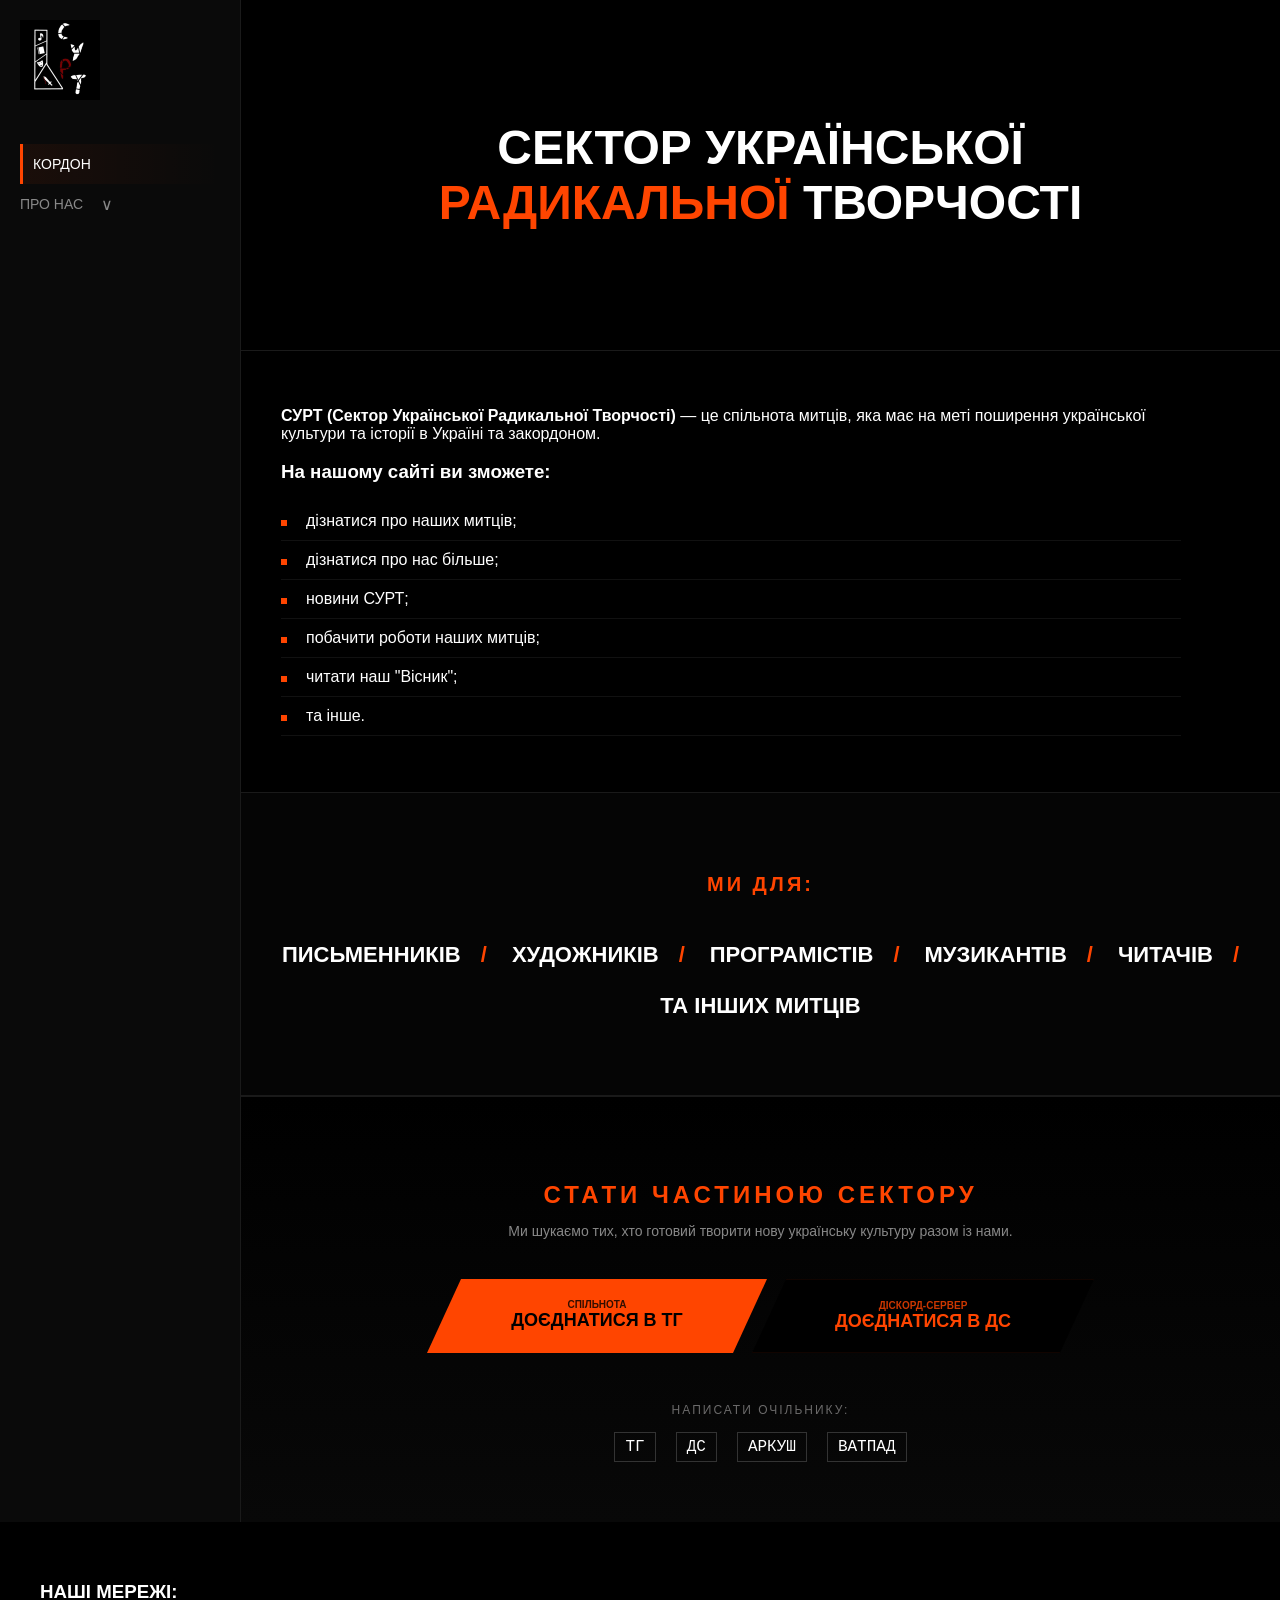
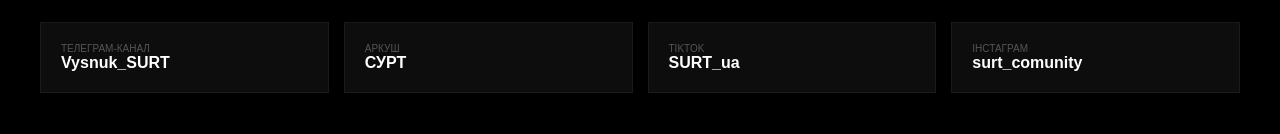
<file: index.html>
<!DOCTYPE html>
<html lang="uk">
<head>
    <meta charset="UTF-8">
    <meta name="viewport" content="width=device-width, initial-scale=1.0">
    <title>СУРТ — Сектор Української Радикальної Творчості</title>
    <link rel="stylesheet" href="style.css">
<link rel="stylesheet" href="home.css">
<title>СУРТ — Сектор Української Радинальної Творчості</title>
<meta name="google-site-verification" content="CAyBt4zKbpXc2nvrkdW65Y15gcVVpModBNoilt5vsHM" />
</head>
<body>

<div class="app-container">
    <aside class="sidebar">
        <div class="sidebar-logo-container"> 
            <img src="logo.jpg" alt="СУРТ" class="sidebar-logo">
        </div>
        <nav>
    <a href="index.html" class="nav-item active">КОРДОН</a> 

    <div class="dropdown" id="about-dropdown">
    <div class="nav-item-wrapper">
        <a href="about.html" class="nav-item">ПРО НАС</a>
        <span class="dropdown-toggle-arrow">∨</span>
    </div>
    
    <div class="dropdown-content">
        <a href="statut.html" class="sub-item">СТАТУТИ</a>
        <a href="activity.html" class="sub-item">ПОДІЇ</a>
    </div>
</div>
    
</nav>
    </aside>

    <main class="main-content">
        <section class="banner">
            <h1 class="handwritten">
                СЕКТОР УКРАЇНСЬКОЇ<br>
                <span class="red">РАДИКАЛЬНОЇ</span> ТВОРЧОСТІ
            </h1>
        </section>

        <section class="description">
            <p><strong>СУРТ (Сектор Української Радикальної Творчості)</strong> — це спільнота митців, яка має на меті поширення української культури та історії в Україні та закордоном.</p>
            
            <h3>На нашому сайті ви зможете:</h3>
            <ul class="features-list">
                <li>дізнатися про наших митців;</li>
                <li>дізнатися про нас більше;</li>
                <li>новини СУРТ;</li>
                <li>побачити роботи наших митців;</li>
                <li>читати наш "Вісник";</li>
                <li>та інше.</li>
            </ul>
        </section>

        <section class="we-are-for">
            <h3>МИ ДЛЯ:</h3>
            <ul class="we-for-list">
                <li>ПИСЬМЕННИКІВ</li>
                <li>ХУДОЖНИКІВ</li>
                <li>ПРОГРАМІСТІВ</li>
                <li>МУЗИКАНТІВ</li>
                <li>ЧИТАЧІВ</li>
                <li>ТА ІНШИХ МИТЦІВ</li>
            </ul>
        </section>

<section class="join-section">
    <h3 class="join-title">СТАТИ ЧАСТИНОЮ СЕКТОРУ</h3>
    <p class="join-text">Ми шукаємо тих, хто готовий творити нову українську культуру разом із нами.</p>
    
    <div class="join-options-container">
        <a href="https://t.me/SURTua" class="flag-btn tg-side" target="_blank">
            <span class="btn-info">СПІЛЬНОТА</span>
            <span class="btn-main">ДОЄДНАТИСЯ В ТГ</span>
        </a>

        <a href="https://discord.gg/DEYCphnSz" class="flag-btn ds-side" target="_blank">
            <span class="btn-info">ДІСКОРД-СЕРВЕР</span>
            <span class="btn-main">ДОЄДНАТИСЯ В ДС</span>
        </a>
    </div>

        <div class="contact-leader">
            <span class="contact-label">НАПИСАТИ ОЧІЛЬНИКУ:</span>
            <div class="contact-links">
                <a href="https://t.me/ShadowClan_LRW" target="_blank" title="ПОСИЛАННЯ НА ТЕЛЕГРАМ">TГ</a>
                <a href="https://discordapp.com/users/1506724782027313235" target="_blank" title="ПОСИЛАННЯ НА ДІСКОРД">ДС</a>
                <a href="https://arkush.net/user/14381" target="_blank" title="ПОСИЛАННЯ НА АРКУШ">AРКУШ</a>
                <a href="https://www.wattpad.com/user/ShadowClan_LRW" target="_blank" title="ПОСИЛАННЯ НА ВАТПАД">ВАТПАД</a>
            </div>
        </div>
    </div>
</section>

        <footer class="social-links">
            <h3>НАШІ МЕРЕЖІ:</h3>
            <div class="links-grid">
                <a href="https://t.me/Visnuk_SURT" target="_blank" class="cyber-button">
                    <span class="btn-label">ТЕЛЕГРАМ-КАНАЛ</span>
                    <span class="btn-title">Vysnuk_SURT</span>
                </a>
                <a href="https://arkush.net/user/19163" target="_blank" class="cyber-button">
                    <span class="btn-label">АРКУШ</span>
                    <span class="btn-title">СУРТ</span>
                </a>
                <a href="https://www.tiktok.com/@surt_ua" target="_blank" class="cyber-button">
                    <span class="btn-label">TIKTOK</span>
                    <span class="btn-title">SURT_ua</span>
                </a>
                <a href="https://www.instagram.com/surt_comunity" target="_blank" class="cyber-button">
                    <span class="btn-label">ІНСТАГРАМ</span>
                    <span class="btn-title">surt_comunity</span>
                </a>
            </div>
        </footer>
    </main>
</div>

<script>
    document.addEventListener('DOMContentLoaded', function() {
        const dropdown = document.getElementById('surt-dropdown');
        const toggle = dropdown.querySelector('.dropdown-toggle');

        if (toggle) {
            toggle.addEventListener('click', function(e) {
                e.preventDefault();
                dropdown.classList.toggle('open');
            });
        }
    });
</script>

<script>

document.addEventListener('DOMContentLoaded', function() {
    // Шукаємо всі стрілочки для розкриття
    const arrows = document.querySelectorAll('.dropdown-toggle-arrow');

    arrows.forEach(arrow => {
        arrow.addEventListener('click', function(e) {
            // Знаходимо батьківський блок dropdown і перемикаємо клас open
            const dropdown = this.closest('.dropdown');
            dropdown.classList.toggle('open');
        });
    });
});

</script>

</body>
</html>
</file>
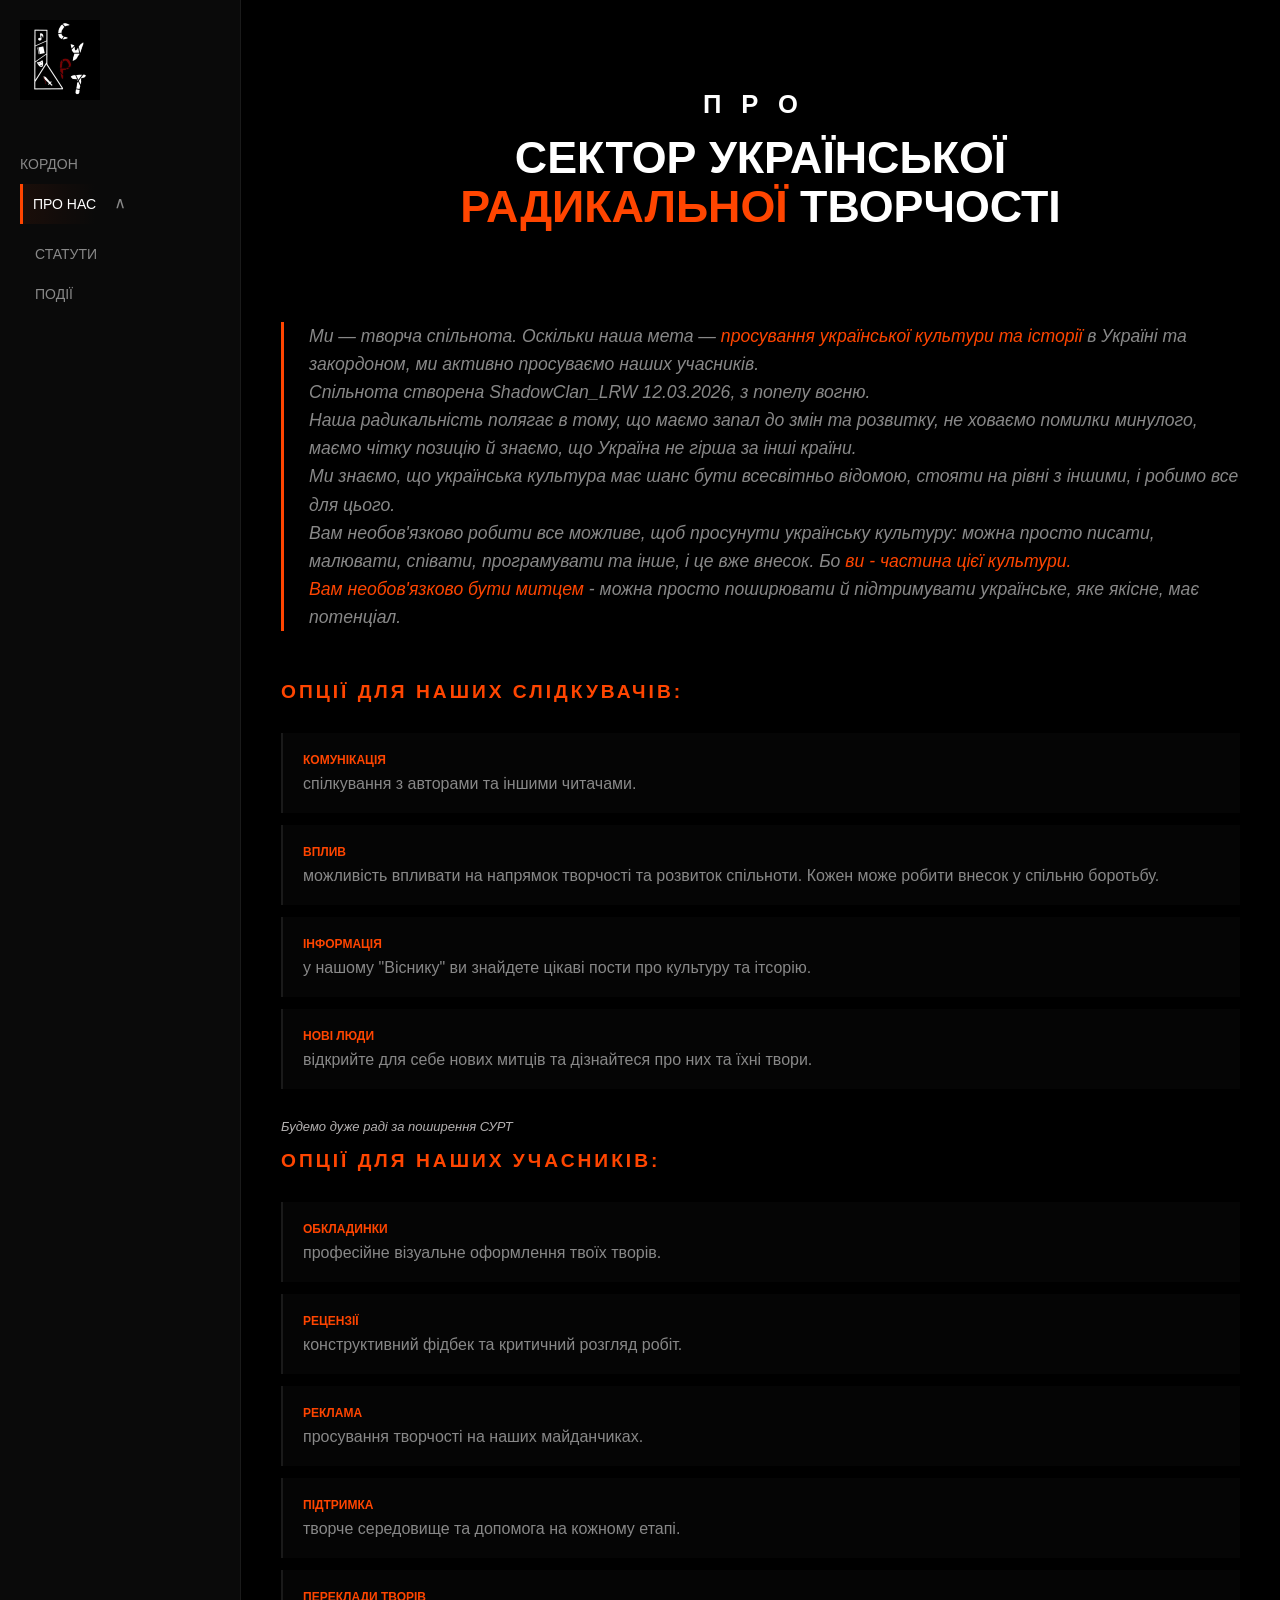
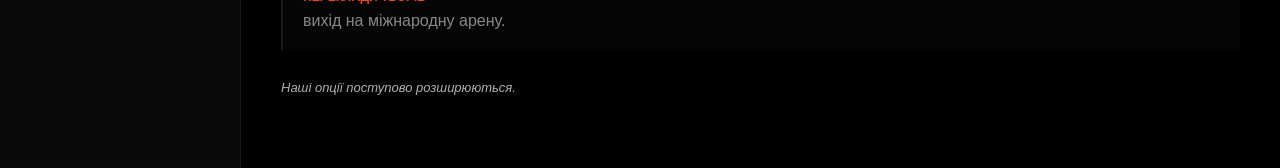
<file: about.html>
<!DOCTYPE html>
<html lang="uk">
<head>
    <meta charset="UTF-8">
    <meta name="viewport" content="width=device-width, initial-scale=1.0">
    <title>Про СУРТ</title>
    <link rel="stylesheet" href="style.css">
    <link rel="stylesheet" href="about.css">
</head>
<body>

<div class="app-container"> <aside class="sidebar"> <div class="sidebar-logo-container"> 
            <img src="logo.jpg" alt="СУРТ" class="sidebar-logo">
        </div>
        <nav>
    <a href="index.html" class="nav-item">КОРДОН</a> 
    <div class="dropdown" id="about-dropdown">
    <div class="nav-item-wrapper">
        <a href="about.html" class="nav-item active">ПРО НАС</a>
        <span class="dropdown-toggle-arrow">∨</span>
    </div>
    
    <div class="dropdown-content">
        <a href="statut.html" class="sub-item">СТАТУТИ</a>
        <a href="activity.html" class="sub-item">ПОДІЇ</a>
    </div>
</div>
</nav>
    </aside>

    <main class="main-content about-page"> <header class="about-header">
            <h1 class="main-title">
                <span class="prefix">ПРО</span>
                СЕКТОР УКРАЇНСЬКОЇ <br>
                <span class="red">РАДИКАЛЬНОЇ</span> ТВОРЧОСТІ
            </h1>
        </header>

        <div class="credo">
            <p>Ми — творча спільнота. Оскільки наша мета — <span class="red">просування української культури та історії</span> в Україні та закордоном, ми активно просуваємо наших учасників.
                <br>
                Спільнота створена ShadowClan_LRW 12.03.2026, з попелу вогню. 
                <br>
                Наша радикальність полягає в тому, що маємо запал до змін та розвитку, не ховаємо помилки минулого, маємо чітку позицію й знаємо, що Україна не гірша за інші країни. 
                <br>
                Ми знаємо, що українська культура має шанс бути всесвітньо відомою, стояти на рівні з іншими, і робимо все для цього. 
                    <br>
                Вам необов'язково робити все можливе, щоб просунути українську культуру: можна просто писати, малювати, співати, програмувати та інше, і це вже внесок. Бо <span class="red">ви - частина цієї культури.</span>
                <br>
                <span class="red">Вам необов'язково бути митцем</span> - можна просто поширювати й підтримувати українське, яке якісне, має потенціал.
            </p>
        </div>

        <section class="options-section">
            <h2 class="section-title">Опції для наших слідкувачів:</h2>
            <div class="services-stack">
                <div class="service-card">
                    <span class="label">Комунікація</span>
                    <p>спілкування з авторами та іншими читачами.</p>
                </div>
                <div class="service-card">
                    <span class="label">Вплив</span>
                    <p>можливість впливати на напрямок творчості та розвиток спільноти. Кожен може робити внесок у спільню боротьбу.</p>
                </div>
                <div class="service-card">
                    <span class="label">Інформація</span>
                    <p>у нашому "Віснику" ви знайдете цікаві пости про культуру та ітсорію.</p>
                </div>
                <div class="service-card">
                    <span class="label">Нові люди</span>
                    <p>відкрийте для себе нових митців та дізнайтеся про них та їхні твори.</p>
                </div>
            </div>
            <p class="thank">Будемо дуже раді за поширення СУРТ</p>
        </section>

        <section class="options-section">
            <h2 class="section-title">Опції для наших учасників:</h2>
            <div class="services-stack">
                <div class="service-card">
                    <span class="label">Обкладинки</span>
                    <p>професійне візуальне оформлення твоїх творів.</p>
                </div>
                <div class="service-card">
                    <span class="label">Рецензії</span>
                    <p>конструктивний фідбек та критичний розгляд робіт.</p>
                </div>
                <div class="service-card">
                    <span class="label">Реклама</span>
                    <p>просування творчості на наших майданчиках.</p>
                </div>
                <div class="service-card">
                    <span class="label">Підтримка</span>
                    <p>творче середовище та допомога на кожному етапі.</p>
                </div>
                <div class="service-card">
                    <span class="label">Переклади творів</span>
                    <p>вихід на міжнародну арену.</p>
                </div>
            </div>
            <p class="expand-info">Наші опції поступово розширюються.</p>
        </section>

    </main>
</div>

<script>
    document.addEventListener('DOMContentLoaded', function() {
        const dropdown = document.getElementById('surt-dropdown');
        const toggle = dropdown.querySelector('.dropdown-toggle');

        if (toggle) {
            toggle.addEventListener('click', function(e) {
                e.preventDefault();
                dropdown.classList.toggle('open');
            });
        }
    });

document.addEventListener('DOMContentLoaded', function() {
    // Шукаємо всі стрілочки для розкриття
    const arrows = document.querySelectorAll('.dropdown-toggle-arrow');

    arrows.forEach(arrow => {
        arrow.addEventListener('click', function(e) {
            // Знаходимо батьківський блок dropdown і перемикаємо клас open
            const dropdown = this.closest('.dropdown');
            dropdown.classList.toggle('open');
        });
    });
});

</script>

<script>
    document.addEventListener('DOMContentLoaded', function() {
        const path = window.location.pathname;

        // Якщо ми на сторінці ПРО НАС або дочірніх (statut.html, activity.html)
        if (path.includes('about.html') || path.includes('statut.html') || path.includes('activity.html')) {
            document.getElementById('about-dropdown').classList.add('open');
        }

        // Якщо ми на сторінці ОСОБОВОГО ВІДДІЛУ
        if (path.includes('writers.html')) { // Додайте сюди інші файли відділу
            document.getElementById('surt-dropdown').classList.add('open');
        }
    });
</script>

</body>
</html>
</file>
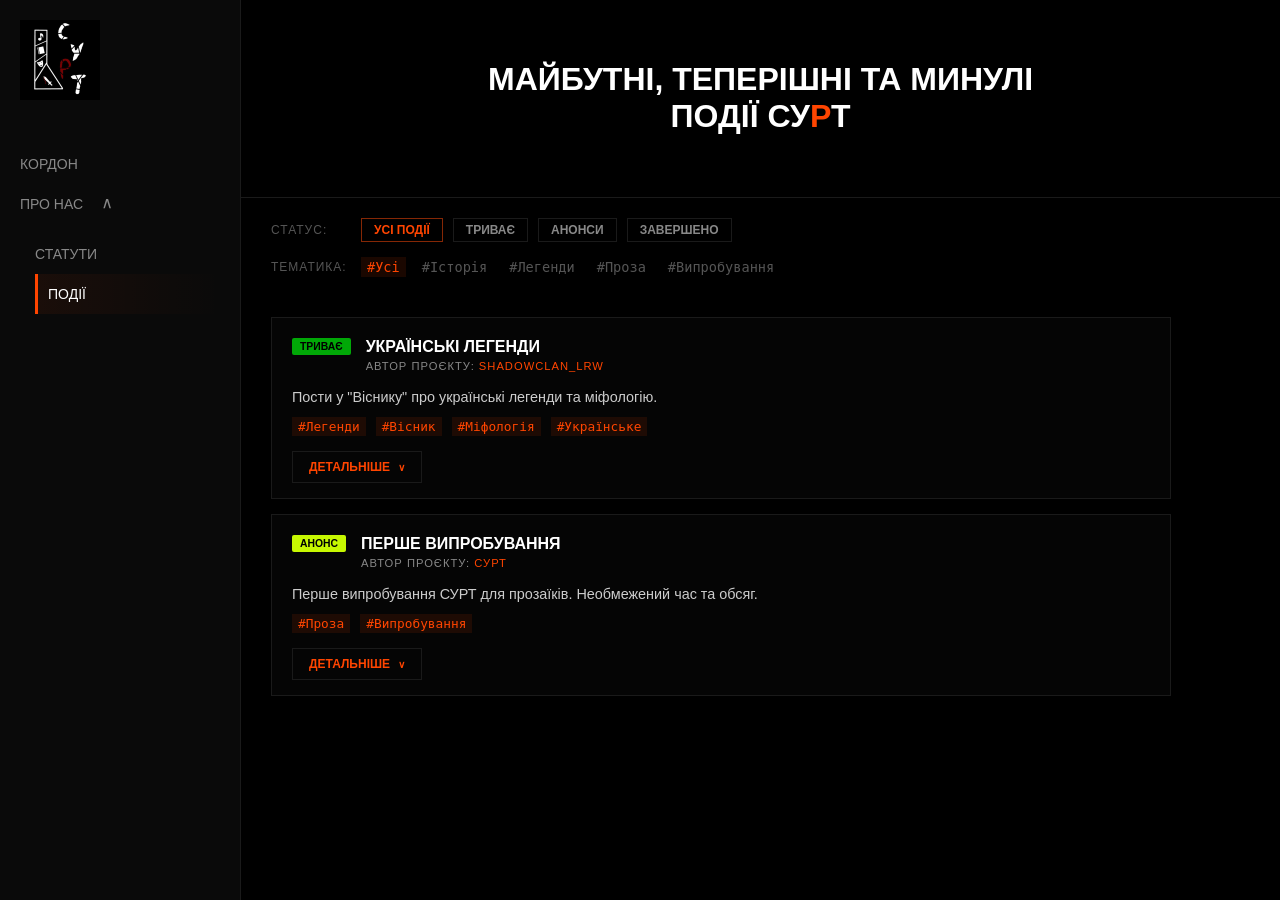
<file: activity.html>
<!DOCTYPE html>
<html lang="uk">
<head>
    <meta charset="UTF-8">
    <meta name="viewport" content="width=device-width, initial-scale=1.0">
    <title>Події СУРТ</title>
    <link rel="stylesheet" href="style.css">
    <link rel="stylesheet" href="activity.css">
</head>
<body>

<div class="app-container">
    <aside class="sidebar">
        <div class="sidebar-logo-container"> 
            <img src="logo.jpg" alt="СУРТ" class="sidebar-logo">
        </div>
        <nav>
            <a href="index.html" class="nav-item">КОРДОН</a> 
            
            <div class="dropdown open" id="about-dropdown">
                <div class="nav-item-wrapper">
                    <a href="about.html" class="nav-item">ПРО НАС</a>
                    <span class="dropdown-toggle-arrow">∨</span>
                </div>
                <div class="dropdown-content">
                    <a href="statut.html" class="sub-item">СТАТУТИ</a>
                    <a href="activity.html" class="sub-item active">ПОДІЇ</a>
                </div>
            </div>

        </nav>
    </aside>

    <main class="main-content">
        <header class="activity-page-header">
            <h1 class="main-title">МАЙБУТНІ, ТЕПЕРІШНІ ТА МИНУЛІ
                <br>
                ПОДІЇ СУ<span class="red">Р</span>Т
            </h1>
        </header>

        <div class="filter-panel">
            <div class="filter-row status-filters">
                <span class="filter-label">Статус:</span>
                <button class="filter-btn status-btn active" data-status-filter="all">Усі події</button>
                <button class="filter-btn status-btn" data-status-filter="active">Триває</button>
                <button class="filter-btn status-btn" data-status-filter="announcement">Анонси</button>
                <button class="filter-btn status-btn" data-status-filter="completed">Завершено</button>
            </div>
            
            <div class="filter-row tag-filters">
                <span class="filter-label">Тематика:</span>
                <button class="filter-tag-btn active" data-tag-filter="all">#Усі</button>
                <button class="filter-tag-btn" data-tag-filter="Історія">#Історія</button>
                <button class="filter-tag-btn" data-tag-filter="Легенди">#Легенди</button>
                <button class="filter-tag-btn" data-tag-filter="Проза">#Проза</button>
                <button class="filter-tag-btn" data-tag-filter="Випробування">#Випробування</button>
            </div>
        </div>

        <section class="activity-grid">
            
            <div class="activity-card status-active" data-status="active">
                <div class="activity-header">
                    <div class="header-left">
                        <span class="status-badge status-badge-now">ТРИВАЄ</span>
                        <div class="title-wrapper">
                            <h2 class="activity-title">Українські легенди</h2>
                            <span class="creator-name">Автор проєкту: <span class="red">ShadowClan_LRW</span></span>
                        </div>
                    </div>
                </div>
                <div class="activity-preview">
                    <p class="short-desc">Пости у "Віснику" про українські легенди та міфологію.</p>
                    <div class="activity-tags">
                        <span class="tag tag-item">#Легенди</span>
                        <span class="tag tag-item">#Вісник</span>
                        <span class="tag tag-item">#Міфологія</span>
                        <span class="tag tag-item">#Українське</span>
                    </div>
                    <button class="details-btn">ДЕТАЛЬНІШЕ <span class="btn-arrow">∨</span></button>
                </div>
                <div class="activity-content">
                    <div class="full-details">
                        <hr>
                        <p>
                            <span class="legends">ShadowClan_LRW знаходить різні українські легенди та розповідає про них у своїх постах у "Віснику".
                            <br>
                            Чи чули ви про Білу Пані? Чи про чернігівського дракулу?
                            <br>
                            Ні? Тоді завітайте до наших "Вісників" та дізнайтеся більше про українські легенди та міфологію!
                            <br>
                            Нагадуємо, що те, скільки ця рубрика буде активною, залежить від вашої активності. Тож не соромтеся коментувати, ділитися постами та ставити реакції. Також можете пропонувати власні легенди для наступного поста.
                            </span>
                        </p>
                    </div>
                </div>
            </div>

            <div class="activity-card status-announcement" data-status="announcement">
                <div class="activity-header">
                    <div class="header-left">
                        <span class="status-badge status-badge-anons">АНОНС</span>
                        <div class="title-wrapper">
                            <h2 class="activity-title">ПЕРШЕ ВИПРОБУВАННЯ</h2>
                            <span class="creator-name">Автор проєкту: <span class="red">СУРТ</span></span>
                        </div>
                    </div>
                </div>
                <div class="activity-preview">
                    <p class="short-desc">Перше випробування СУРТ для прозаїків. Необмежений час та обсяг.</p>
                    <div class="activity-tags">
                        <span class="tag tag-item">#Проза</span>
                        <span class="tag tag-item">#Випробування</span>
                    </div>
                    <button class="details-btn">ДЕТАЛЬНІШЕ <span class="btn-arrow">∨</span></button>
                </div>
                <div class="activity-content">
                    <div class="full-details">
                        <hr>
                        <div class="announcement-text">
                            <p>Коротенькі оповідання(і не лише).</p>
                            <p>Можно їх буде опубліковувати в себе, звісно. Оповідання будуть також опубліковані у невеличкому альманасі з вказанням авторства, посиланнями на вас. Але якщо ви бажаєте, щоб лише у вас був ваш твір — не проблема. Ми просто вставимо анотацію з посиланням на ваш твір. Але звісно це не дуже бажано, однак воля автора — закон)</p>
                            <p>Незабаром буде опубліковане голосування за тему на всіх платформах, якщо буде сильна розбіжність — або одна з тем буде в іншому випробуванні одразу обрана, або робитимемо мікс чи просто буде два міні-альманахи й писатимуться водночас.</p>
                            <p>Теми, які не виграють у голосуванні будуть варіантами для наступного випробовування.</p>
                        </div>

                        <div class="announcement-section">
                            <h3>Що буде за випробування?</h3>
                            <p>Письменницьке випробування буде невеличким — mini-оповідання, але якщо буде більшим за 1000 слів, себто стане вже коротким оповіданням чи повноцінним — це тільки вітається.</p>
                            <p>Для того, щоб приєднатися до випробовування потрібно буде доєднатися до виклику у Манускрипті — українському сайті для письменників. Або ж написавши, що будете брати участь — для розуміння кількості людей.</p>
                        </div>

                        <div class="announcement-section">
                            <h3>Чому бажано в Манускрипті приєднатися?</h3>
                            <p>Перше випробування буде вільне за часом, а в Манускрипті можна бачити хто завершив писати — хто ні. Тому буде видно коли можна буде завершувати етап написання й переходити до взаємопрочитань, голосування за твір, а потім публікації альманаху.</p>
                            <p>+Надалі деякі письменницькі випробування будуть строго в Манускрипті, але не всі. Оскільки будуть з обмеженнями в кількості слів, а там це спрощує процес і змогу побачити скільки там.</p>
                        </div>

                        <div class="announcement-section">
                            <h3>Що це дасть?</h3>
                            <p>Автор твору, який визнаний буде переможцем за голосуванням — детальна рецензія найближчим часом на будь-який його твір. Публікація рецензій у ТікТок, Аркуш, Віснику у тг та незабаром і у Wattpad.</p>
                            <p>Загалом для учасників — змога показати себе, як автора іншим; попрактикуватися; реклама в спільному альманасі; також отримати коротку рецензію скоріше, ніж інші учасники за актив.</p>
                        </div>

                        <div class="announcement-footer">
                            <p>Можно сміло пропонувати власні темы.</p>
                            <p>Якщо маєте запитання — не бійтеся й задавайте.</p>
                        </div>
                    </div>       
                </div>
            </div>

        </section>
    </main>
</div>

<script>
document.addEventListener('DOMContentLoaded', function() {
    // 1. Автоматично розкриваємо меню на основі поточної сторінки
    const path = window.location.pathname;
    if (path.includes('about.html') || path.includes('statut.html') || path.includes('activity.html')) {
        const aboutDropdown = document.getElementById('about-dropdown');
        if (aboutDropdown) aboutDropdown.classList.add('open');
    }
    if (path.includes('writers.html')) {
        const surtDropdown = document.getElementById('surt-dropdown');
        if (surtDropdown) surtDropdown.classList.add('open');
    }

    // 2. Ручне керування випадаючими списками сайдбару (клік по стрілочках та кнопках)
    const arrows = document.querySelectorAll('.dropdown-toggle-arrow');
    arrows.forEach(arrow => {
        arrow.addEventListener('click', function(e) {
            e.preventDefault();
            e.stopPropagation();
            const dropdown = this.closest('.dropdown');
            if (dropdown) dropdown.classList.toggle('open');
        });
    });

    const dropdownToggles = document.querySelectorAll('.dropdown-toggle');
    dropdownToggles.forEach(toggle => {
        toggle.addEventListener('click', function(e) {
            e.preventDefault();
            e.stopPropagation();
            const dropdown = this.closest('.dropdown');
            if (dropdown) dropdown.classList.toggle('open');
        });
    });

    // 3. Логіка розгортання карток подій (тільки при кліку на кнопку details-btn)
    document.querySelectorAll('.details-btn').forEach(button => {
        button.addEventListener('click', (e) => {
            e.stopPropagation(); 
            const card = button.closest('.activity-card');
            if (!card) return;
            
            card.classList.toggle('active');
            
            if (card.classList.contains('active')) {
                button.innerHTML = 'ЗГОРНУТИ <span class="btn-arrow">∨</span>';
            } else {
                button.innerHTML = 'ДЕТАЛЬНІШЕ <span class="btn-arrow">∨</span>';
            }
        });
    });

    // 4. Подвійна фільтрація карток (статуси + теги)
    const statusButtons = document.querySelectorAll('.status-btn');
    const tagButtons = document.querySelectorAll('.filter-tag-btn');
    const cards = document.querySelectorAll('.activity-card');

    let currentStatus = 'all';
    let currentTag = 'all';

    function filterCards() {
        cards.forEach(card => {
            const cardStatus = card.getAttribute('data-status');
            const cardTags = Array.from(card.querySelectorAll('.tag-item')).map(t => t.textContent.replace('#', '').trim());

            const matchesStatus = (currentStatus === 'all' || cardStatus === currentStatus);
            const matchesTag = (currentTag === 'all' || cardTags.includes(currentTag));

            if (matchesStatus && matchesTag) {
                card.classList.remove('hide');
            } else {
                card.classList.remove('active'); 
                card.classList.add('hide');
            }
        });
    }

    statusButtons.forEach(btn => {
        btn.addEventListener('click', () => {
            statusButtons.forEach(b => b.classList.remove('active'));
            btn.classList.add('active');
            currentStatus = btn.getAttribute('data-status-filter');
            filterCards();
        });
    });

    tagButtons.forEach(btn => {
        btn.addEventListener('click', () => {
            tagButtons.forEach(b => b.classList.remove('active'));
            btn.classList.add('active');
            currentTag = btn.getAttribute('data-tag-filter');
            filterCards();
        });
    });
});
</script>

</body>
</html>
</file>
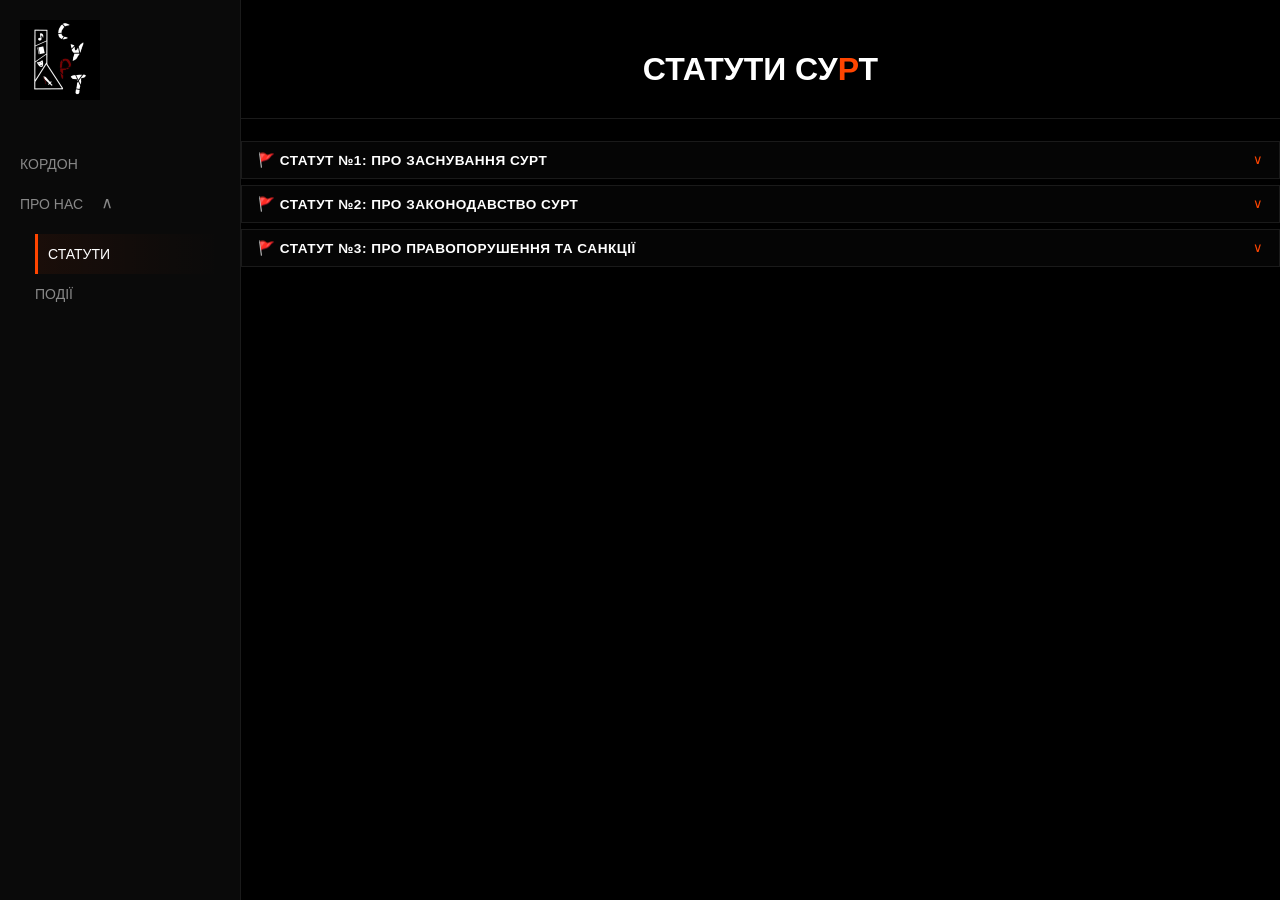
<file: statut.html>
<!DOCTYPE html>
<html lang="uk">
<head>
    <meta charset="UTF-8">
    <meta name="viewport" content="width=device-width, initial-scale=1.0">
    <title>Статути СУРТ</title>
    <link rel="stylesheet" href="style.css">
    <link rel="stylesheet" href="statut.css">
</head>
<body>

<div class="app-container">
    <aside class="sidebar">
        <div class="sidebar-logo-container"> 
            <img src="logo.jpg" alt="СУРТ" class="sidebar-logo">
        </div>
        <nav>
            <a href="index.html" class="nav-item">КОРДОН</a> 
            <div class="dropdown open">
                <div class="nav-item-wrapper">
                    <a href="about.html" class="nav-item">ПРО НАС</a>
                    <span class="dropdown-toggle-arrow">∨</span>
                </div>
                <div class="dropdown-content">
                    <a href="statut.html" class="sub-item active">СТАТУТИ</a>
                    <a href="activity.html" class="sub-item">ПОДІЇ</a>
                </div>
            </div>

        </nav>
    </aside>

    <main class="main-content">
        <header class="about-header">
            <h1 class="main-title">СТАТУТИ СУ<span class="red">Р</span>Т</h1>
        </header>

        <div class="description">
            <section class="statuts-grid">
                
                <div class="statut-box">
                    <div class="accordion-header">
                        <h2>🚩 Статут №1: Про заснування СУРТ</h2>
                        <span class="arrow">∨</span>
                    </div>
                    <div class="accordion-content">
                        <div class="statut-text">
                            <p><span class="stat">СУРТ</span> — Сектор Української Радикальної Творчості офіційно заснований 12.03.26.</p>
                            <p><span class="stat">Очільник СУРТ:</span>Фенікс(ShadowClan_LRW)</p>
                            <p><span class="stat">Мета СУРТ:</span>поширювання історії України та культури в Україні та закордоном.</p>
                            <p><span class="statut-accent">Попри радикальність СУРТ не підтримує зневагу до інших істот без об'єктивних причин.</span></p>
                            <p><strong>Наш радикалізм — у творчості.<br>Наш радикалізм — у незручній правді.</strong></p>
                            <span class="issue-date">Видано 12.03.26</span>
                        </div>
                    </div>
                </div>

                <div class="statut-box">
    <div class="accordion-header">
        <h2>🚩 Статут №2: Про законодавство СУРТ</h2>
        <span class="arrow">∨</span>
    </div>
    <div class="accordion-content">
        <div class="statut-text">
            <p><span class="stat">Статути СУРТ</span> — це фундаментальні закони нашого Сектору. Їхнє дотримання є обов'язковим для кожного резидента.</p>
            
            <p><strong>Система контролю:</strong><br>
            За порушення встановлених правил передбачено покарання (від офіційного попередження до трибуналу).</p>

            <p><strong>Демократія Сектору:</strong></p>
            <p>🔺Статути затверджує Очільник, але до їх написання може долучитися кожен резидент.</p>
            <p>🔺Якщо якийсь пункт Статуту здається тобі нелогічним або шкодить комфорту — не мовчи. Ми відкриті до покращення.</p>

            <p><strong>Зв'язок та пропозиції:</strong><br>
            Зі своїми ідеями щодо змін у законодавстві звертайтеся в особисті повідомлення Очільнику або пишіть безпосередньо у Ватру, тегнувши Адміністрацію.</p>
            
            <span class="issue-date">Видано 12.03.26</span>
        </div>
    </div>
</div>

<div class="statut-box">
    <div class="accordion-header">
        <h2>🚩 Статут №3: Про правопорушення та санкції</h2>
        <span class="arrow">∨</span>
    </div>
    <div class="accordion-content">
        <div class="statut-text">
            <h3>Пункт 1: Про види санкцій:</h3>
            <p>У Секторі діє система «Трьох сигналів»:</p>
            <p>🔺 <strong>Попередження</strong> — офіційне зауваження.<br>
            🔺 <strong>Карантин</strong> — тимчасовий бан на термін, визначений Очільником.<br>
            🔺 <strong>Трибунал</strong> — остаточне вигнання за Кордон без права на повернення.</p>

            <h3>Пункт 2: Про правопорушення рівня "Попередження":</h3>
            <p>🔺 <strong>1. Порушення мовного режиму.</strong><br>СУРТ — простір української мови. Використання мови окупанта або ігнорування культурного контексту Сектору карається негайно.</p>
            <p>🔺 <strong>2. Несанкціонована критика.</strong><br>Напади на чужу творчість поза межами табору Підтримки або без запиту автора. А також, неконструктивна критика. Ми тут, щоб підсилювати один одного, а не збивати приціл.</p>
            <p>🔺 <strong>3. Токсична поведінка та булінг.</strong><br>Образи, провокації конфліктів у Ватрі чи інших таборах. Твій радикалізм має бути у творчості, а не в приниженні колег.</p>
            <p>🔺 <strong>4. Спам та ігнорування навігації.</strong><br>Пости не за адресою, ігнорування шаблонів оформлення.</p>
            <p>🔺 <strong>5. Крадіжка артефактів (Плагіат).</strong><br>Спроба видати чуже за своє. Увага: за прямий плагіат Очільник має право видати бан негайно, минаючи стадію попередження.<br>
            <i>*Якщо вам видали попередження і ви не видалили чужий твір зі своєї сторінки — бан та відповідні заходи щодо захисту авторського права.</i></p>
            
            <p>🔺<strong>6. Тези, що суперечать ідеології СУРТ.</strong><br>Ми радикально виступаємо проти:</p>
            <p> Меншовартості. Жодного «ми маленькі люди» чи плачу за «старшим братом». Ми — самодостатні, потужні й талановиті.</p>
            <p>Принципу «Моя хата скраю». У Секторі немає місця для тих, хто нічого не знає. Ми відповідальні за свій простір.</p>
            
            <p>🔺<strong>7. Байдужість — це зрада.</strong><br>Якщо ти бачиш, що іншого резидента ображають, пригнічують чи цькують, і ти мовчиш (або, що гірше, підтримуєш агресора) — ти стаєш співучасником.<br>
            <i>*Санкція: Попередження або негайний бан (на розсуд Очільника), залежно від тяжкості ситуації. Ми захищаємо своїх.</i></p>

            <h3>Пункт 3: Про правопорушення рівня "Карантин":</h3>
            <p>🔺 <strong>1. Рецидив (Повторне порушення).</strong><br>Якщо після офіційного попередження резидент продовжує гнути свою лінію (спамити, порушувати мовний режим або ігнорувати правила оформлення і так далі).</p>
            <p>🔺 <strong>2. Розпалювання внутрішніх чвар.</strong><br>Спроби влаштувати «революцію на порожньому місці» або розвести деструктивний конфлікт у Секторі, що заважає іншим відпочивати.</p>
            <p>🔺 <strong>3. Ігнорування попереджень.</strong></p>
            <p>📌 <strong>Примітка:</strong> Термін карантину визначає Очільник (від 24 годин до тижня). Після завершення терміну резидент може повернутися в стрій, але лише до наступного проколу.</p>

            <h3>Пункт 4: Про правопорушення рівня "Трибунал":</h3>
            <p>🔺 <strong>1. Нездорові моменти.</strong><br>Будь-які прояви неадекватності, що загрожують психічному спокою резидентів: заклики до самоушкодження, пропаганда насилля, виправдовування ворога або відверте безумство, що руйнує простір Сектору.</p>
            <p>🔺 <strong>2. Контент та розмови 18+.</strong><br>СУРТ — це культурна цитадель. Порнографія, еротика, надмірно вульгарні розмови чи сексуалізація учасників караються миттєвим баном. Тут ми творимо історію, а не шукаємо розваг такого роду.<br>
            <i>*Ми не проти 18+ контенту у творчості. Але в спільноті є й інші учасники, окрім вас.<br>
            **Якщо маєте специфічні жарти — ставте спойлери.</i></p>
            <p>🔺 <strong>3. Пряма зрада ідей СУРТ.</strong><br>Відкрита підтримка ворожої культури, висміювання української державності або робота на деструктив нашої спільноти.</p>
            <p>🔺 <strong>4. Прямий плагіат.</strong><br>Якщо виявлено, що резидент свідомо вкрав чужий твір і видав за свій без жодних докорів сумління. Повторного шансу вкрасти чийсь голос у Секторі не буде.<br>
            <i>*Також з нашого боку та автора проводяться відповідні дії для захисту авторського права.</i></p>
            <p>🔺 <strong>5. Трикратне порушення Статуту №3.</strong><br>Якщо після двох карантинів (тимчасових банів) резидент так і не зрозумів правил гри — він покидає Сектор назавжди.</p>

            <h3>Пункт 5: Про оскарження санкцій:</h3>
            <p>Якщо ви вважаєте, що не порушували Статут, то:</p>
            <p><strong>1. Напишіть в особисті Очільнику;</strong><br>
                <strong>2. Поясніть ситуацію із фактами;</strong></p>
            <p><span class="statut-accent">Поки з Адміністрації лише Очільник, то після оскарження буде наступна процедура:</span><br>
            - Перегляд Очільником справи максимально об'єктивно.<br>
            - Якщо справа залишає сумніви — опитування у СУРТ.<br>
            - Якщо погляд на справу не змінюється — рішення залишається тим самим, в особистих вам пояснять чому так.<br>
            <i>*При неприйманні власної не правоти — Очільник має право вас ігнорувати.</i><br>
            - Якщо погляд на справу однозначно змінюється — вибачення Очільника, а також розмова з іншою стороною в особистих щодо наклепу.</p>
            <p>Очільник може помилятися, бо незавжди виходить читати весь чат та він також жива істота, можуть впливати різні фактори.</p>

            <h3>Пункт 6: Що робити коли помітили правопорушення:</h3>
            <p><strong>Якщо правопорушення було вчинене проти вас, то:</strong><br>
            Зробіть скріншот розмови;<br> Тегніть Очільника або напишіть в особисті йому; <br>Не витрачайте свою енергію на кривдника. Можете спокійно почати ігнорувати.</p>
            <p><strong>Якщо ви помітили правопорушення, то:</strong><br>
            Зробіть скріншот правопорушення;<br> Тегніть Очільника або напишіть в особисті; <br>Якщо проти когось вчинили правопорушення — підтримайте. Не витрачайте енергію на правопорушника, ліпше ігноруйте.</p>
            <p><strong>Чому важливо робити ці пункти обом сторонам?</strong><br>
            Бо, можливо, крім вас ніхто не зробить того скріна, а потім доказ лише — слова. Жертва може розгубитися, а інші учасники — проігнорувати або не побачити. Скріншот і тег Очільника — декілька секунд.<br> Підтримка може бути мовчазною — не ставити реакції на повідомленнях правопорушника або ж засуджуючі реакції. <br>Вам може бути присвоєно порушення про мовчазну співучасть, якщо ви ведете власну розмову й ігноруєте приниження, нічого не роблячи.</p>

            <span class="issue-date">Видано 12.03.26</span>
        </div>
    </div>
</div>

            </section>
        </div>
    </main>
</div>

<script>
    document.querySelectorAll('.accordion-header').forEach(header => {
        header.addEventListener('click', () => {
            const parent = header.parentElement;
            parent.classList.toggle('active');
        });
    });

    document.addEventListener('DOMContentLoaded', function() {
    // Шукаємо всі стрілочки для розкриття
    const arrows = document.querySelectorAll('.dropdown-toggle-arrow');

    arrows.forEach(arrow => {
        arrow.addEventListener('click', function(e) {
            // Знаходимо батьківський блок dropdown і перемикаємо клас open
            const dropdown = this.closest('.dropdown');
            dropdown.classList.toggle('open');
        });
    });
});

document.addEventListener('DOMContentLoaded', function() {
        const dropdown = document.getElementById('surt-dropdown');
        const toggle = dropdown.querySelector('.dropdown-toggle');

        if (toggle) {
            toggle.addEventListener('click', function(e) {
                e.preventDefault();
                dropdown.classList.toggle('open');
            });
        }
    });
</script>

</body>
</html>
</file>
<file: style.css>
/* ГЛОБАЛЬНА БАЗА */
body { 
    background-color: #000; 
    color: #fff; 
    font-family: 'Segoe UI', Tahoma, Geneva, Verdana, sans-serif; 
    margin: 0; 
}

.app-container { 
    display: flex; 
    min-height: 100vh; 
}

.main-content { 
    flex: 1; 
}

.red { 
    color: #ff4500; 
}

/* SIDEBAR & NAV */
.sidebar { 
    width: 200px; 
    background: #0a0a0a; 
    border-right: 1px solid #1a1a1a; 
    padding: 20px; 
    flex-shrink: 0; 
}

.sidebar-logo { 
    max-width: 80px; 
    margin-bottom: 40px; 
}

.sidebar nav a { 
    display: block; 
    color: #888; 
    text-decoration: none; 
    padding: 12px 0; 
    font-size: 14px; 
    transition: 0.3s; 
}

.sidebar nav a.active,
.sidebar nav a:hover, 
.dropdown-toggle:hover {
    color: #fff !important;
    border-left: 3px solid #ff4500;
    padding-left: 10px;
    background: linear-gradient(to right, #ff450011, transparent);
}

.dropdown-toggle:hover .arrow {
    color: #ff4500;
}

/* DROPDOWN (ВИПАДАЮЧЕ МЕНЮ) */
.dropdown-content { 
    max-height: 0; 
    overflow: hidden; 
    transition: 0.3s; 
    display: flex; 
    flex-direction: column; 
    padding-left: 15px; 
}

.dropdown.open .dropdown-content { 
    max-height: 200px; 
    margin-top: 10px; 
}

.dropdown.open .arrow { 
    transform: rotate(180deg); 
    display: inline-block; 
}

.sub-item { 
    color: #666; 
    text-decoration: none; 
    font-size: 13px; 
    padding: 5px 0; 
}

.sub-item:hover { 
    color: #ff4500; 
}

.arrow {
    display: inline-block;
    transition: transform 0.3s;
}

.nav-item-wrapper {
    display: flex;
    align-items: center;
    justify-content: flex-start; /* Змінюємо тут: тепер вони стоять поруч */
    gap: 8px; /* Саме цей параметр регулює точну відстань у пікселях */
    cursor: pointer;
}

.dropdown-toggle-arrow {
    color: #888;
    padding: 10px;
    transition: 0.3s;
}

.dropdown-toggle-arrow:hover {
    color: #ff4500;
}

/* Коли список відкритий, повертаємо стрілочку */
.dropdown.open .dropdown-toggle-arrow {
    transform: rotate(180deg);
}
</file>
<file: home.css>
/* BANNER */
.banner { 
    padding: 80px 40px; 
    text-align: center; 
    border-bottom: 1px solid #1a1a1a; 
}

.handwritten { 
    font-size: 48px; 
    font-weight: 900; 
    text-transform: uppercase;
}

/* DESCRIPTION & LISTS */
.description { 
    padding: 40px; 
    max-width: 900px; 
}

.features-list { 
    list-style: none; 
    padding: 0; 
}

.features-list li { 
    position: relative; 
    padding: 10px 25px; 
    border-bottom: 1px solid #111; 
}

.features-list li::before { 
    content: ""; 
    position: absolute; 
    left: 0; 
    top: 18px; 
    width: 6px; 
    height: 6px; 
    background: #ff4500; 
}

/* МИ ДЛЯ */
.we-are-for {
    padding: 60px 20px;
    background: #050505;
    border-top: 1px solid #1a1a1a;
    border-bottom: 1px solid #1a1a1a;
    display: flex;
    flex-direction: column;
    align-items: center;
    text-align: center;
}

.we-are-for h3 { 
    color: #ff4500; 
    font-size: 20px; 
    letter-spacing: 3px; 
    margin-bottom: 30px; 
    text-transform: uppercase;
}

.we-for-list {
    list-style: none;
    padding: 0;
    display: flex;
    flex-wrap: wrap;
    justify-content: center;
    gap: 25px;
    max-width: 1000px;
}

.we-for-list li {
    font-weight: bold;
    font-size: 22px;
    text-transform: uppercase;
    color: #fff;
}

.we-for-list li:not(:last-child)::after {
    content: "/";
    margin-left: 20px;
    color: #ff4500;
    font-weight: 900;
}

.join-section {
    padding: 60px 40px;
    background: linear-gradient(to bottom, #000, #080808);
    text-align: center;
    border-top: 1px solid #1a1a1a;
}

.join-title {
    color: #ff4500;
    font-size: 24px;
    letter-spacing: 4px;
    margin-bottom: 10px;
}

.join-text {
    color: #888;
    margin-bottom: 40px;
    font-size: 14px;
}

.join-options {
    display: flex;
    flex-direction: column;
    align-items: center;
    gap: 30px;
}

/* Контейнер для кнопок-прапора */
.join-options-container {
    display: flex;
    justify-content: center;
    gap: 0; /* Кнопки можуть стояти впритул, як частини одного прапора */
    margin-bottom: 50px;
    flex-wrap: wrap;
}

/* Спільний стиль "половинок" */
.flag-btn {
    min-width: 260px;
    padding: 20px 40px;
    text-decoration: none;
    font-weight: bold;
    display: flex;
    flex-direction: column;
    align-items: center;
    transition: 0.3s;
    /* Похила форма, як і раніше */
    clip-path: polygon(10% 0, 100% 0, 90% 100%, 0 100%);
}

/* Ліва (Червона/Помаранчева) сторона */
.tg-side {
    background: #ff4500;
    color: #000;
    margin-right: -15px; /* Невелике перекриття для цілісності */
}

/* Права (Чорна) сторона */
.ds-side {
    background: #000;
    color: #ff4500;
    border: 1px solid #ff450011; /* Ледь помітна межа, щоб не зливалося зовсім */
}

.flag-btn .btn-info { font-size: 10px; opacity: 0.8; }
.flag-btn .btn-main { font-size: 18px; }

/* Ефекти */
.flag-btn:hover {
    transform: translateY(-5px);
    z-index: 10;
}

.tg-side:hover { box-shadow: -10px 0 20px rgba(255, 69, 0, 0.2); }
.ds-side:hover { background: #0a0a0a; }

/* Фікс блоку очільника, щоб він не наповзав на футер */
.contact-leader {
    margin-top: 20px;
    display: flex;
    flex-direction: column;
    align-items: center;
    gap: 15px;
    clear: both;
}

.contact-links {
    display: flex;
    gap: 15px;
    flex-wrap: wrap;
    justify-content: center;
}

/* Ефекти при наведенні */
.join-btn:hover {
    transform: scale(1.05);
}

.join-btn.discord:hover .btn-content {
    background: #0a0a0a; /* Трішки світліше при наведенні */
}

/* Блок зв'язку з очільником */
.contact-leader {
    display: flex;
    flex-direction: column;
    gap: 15px;
}

.contact-label {
    font-size: 12px;
    color: #6b6a6a;
    letter-spacing: 2px;
}

.contact-links {
    display: flex;
    gap: 20px;
}

.contact-links a {
    color: #fff;
    text-decoration: none;
    font-family: monospace;
    font-size: 16px;
    padding: 5px 10px;
    border: 1px solid #333;
    transition: 0.3s;
}

.contact-links a:hover {
    color: #ff4500;
    border-color: #ff4500;
}

/* SOCIAL LINKS */
.social-links { padding: 40px; }
.links-grid { display: grid; grid-template-columns: repeat(auto-fit, minmax(200px, 1fr)); gap: 15px; }
.cyber-button { background: #0d0d0d; border: 1px solid #1a1a1a; padding: 20px; text-decoration: none; transition: 0.3s; }
.cyber-button:hover { border-color: #ff4500; }
.btn-label { font-size: 10px; color: #555; display: block; }
.btn-title { color: #fff; font-weight: bold; }
</file>
<file: about.css>
/* ВІДСТУПИ ДЛЯ ВСІЄЇ СТОРІНКИ */
.about-page {
    padding: 60px 40px;
}

/* ЗАГОЛОВОК — ЦЕНТРУЄМО */
.about-header {
    width: 100%;
    text-align: center;
    margin-bottom: 60px;
}

.main-title {
    color: #fff;
    text-transform: uppercase;
    line-height: 1.1;
    font-size: 2.8rem;
    display: inline-block;
}

.prefix {
    display: block;
    font-size: 1.6rem;
    letter-spacing: 20px;
    margin-bottom: 15px;
    font-weight: 900;
}

.credo {
    color: #888; /* Твій сірий текст */
    border-left: 3px solid #ff4500; /* Помаранчева полосочка збоку */
    padding-left: 25px; /* Відступ від лінії до тексту */
    margin: 40px 0 50px 0; /* Відступи зверху та знизу */
    max-width: 1200px; /* Щоб текст не розтягувався на весь екран */
}

.credo p {
    font-style: italic; /* Робимо текст курсивним */
    font-size: 1.1rem;
    line-height: 1.6; /* Додаємо простору між рядками для читабельності */
    margin: 0;
}

/* СЕКЦІЯ ОПЦІЙ */
.options-section {
    max-width: 1200px;
}

.section-title {
    color: #ff4500; /* Використовуємо твій колір з style.css */
    font-size: 1.2rem;
    text-transform: uppercase;
    letter-spacing: 3px;
    margin-bottom: 30px;
}

.services-stack {
    display: flex;
    flex-direction: column;
    gap: 12px;
}

.service-card {
    border-left: 2px solid #1a1a1a;
    padding: 20px;
    background: #050505;
    transition: 0.3s ease;
}

.service-card:hover {
    border-left-color: #ff4500;
    background: #0a0a0a;
    transform: translateX(5px);
}

.service-card .label {
    color: #ff4500;
    font-weight: bold;
    text-transform: uppercase;
    font-size: 12px;
    margin-bottom: 8px;
    display: block;
}

.service-card p {
    color: #888;
    margin: 0;
}

.expand-info {
    margin-top: 30px;
    color: #b4b1b1;
    font-style: italic;
    font-size: 13px;
}

.thank {
    margin-top: 30px;
    color: #b4b1b1;
    font-style: italic;
    font-size: 13px;
}
</file>
<file: activity.css>
/* ШАПКА СТОРІНКИ - ЦЕНТРУВАННЯ */
.activity-page-header {
    text-align: center;
    padding: 40px 0;
    border-bottom: 1px solid #1a1a1a;
}

/* СІТКА - ЗМІЩЕННЯ ВЛІВО */
.activity-grid {
    padding: 30px;
    max-width: 900px;
    margin-left: 0; /* Притискаємо до сайдбару */
    margin-right: auto;
}

.activity-card {
    background: #050505;
    border: 1px solid #1a1a1a;
    margin-bottom: 15px;
    transition: 0.3s ease;
}

/* ЗАГОЛОВОК КАРТКИ */
.activity-header {
    padding: 15px 20px 5px 20px; /* Зменшений відступ знизу */
    display: flex;
    justify-content: space-between;
    align-items: center;
    cursor: pointer;
}

/* НОВИЙ БЛОК ПРЕВ'Ю (ЗАВЖДИ ВИДИМИЙ) */
.activity-preview {
    padding: 0 20px 15px 20px;
}

.short-desc {
    color: #ccc;
    font-size: 0.9rem;
    margin: 5px 0 10px 0;
    line-height: 1.4;
}

.activity-tags {
    display: flex;
    gap: 10px;
}

.tag {
    color: #ff4500;
    font-family: monospace;
    font-size: 0.8rem;
    background: rgba(255, 69, 0, 0.1);
    padding: 2px 6px;
}

/* ПРИХОВАНИЙ КОНТЕНТ */
.activity-content {
    max-height: 0;
    overflow: hidden;
    transition: max-height 0.4s ease-out;
}

.activity-card.active .activity-content {
    max-height: 1000px;
    padding: 0 20px 20px 20px;
}

/* СТИЛЬ ПРИ ВІДКРИТТІ */
.activity-card.active {
    border: 2px solid #ff4500;
    box-shadow: 0 0 15px rgba(255, 69, 0, 0.2);
}

.activity-card.active .arrow {
    transform: rotate(180deg);
}

/* ТЕКСТ ТА СТАТУСИ */
.status-badge { font-size: 0.65rem; font-weight: 800; padding: 3px 8px; border-radius: 2px; color: #000000 !important; }
.status-badge-now { background: #01a807;  }
.status-announcement .status-badge { background: #c7f801; }
.status-completed .status-badge { background: #ff0000; }
.activity-title { font-size: 1rem; color: #fff; margin: 0; text-transform: uppercase; }
.creator-name { font-size: 0.75rem; color: #555; font-style: italic; }
.arrow { color: #ff4500; transition: transform 0.3s; }
.full-details hr { border: 0; border-top: 1px solid #1a1a1a; margin: 10px 0 20px 0; }

/* КНОПКА ДЕТАЛЬНІШЕ */
.details-btn {
    background: transparent;
    border: 1px solid #1a1a1a;
    color: #ff4500;
    padding: 8px 16px;
    font-size: 0.75rem;
    font-weight: bold;
    cursor: pointer;
    margin-top: 15px;
    text-transform: uppercase;
    transition: 0.3s;
    display: flex;
    align-items: center;
    gap: 8px;
}

.details-btn:hover {
    background: #ff4500;
    color: #fff;
    border-color: #ff4500;
}

.btn-arrow {
    transition: transform 0.3s;
    font-size: 0.6rem;
}

/* Зміна стрілки при активному стані */
.activity-card.active .btn-arrow {
    transform: rotate(180deg);
}

.activity-card.active .details-btn {
    border-color: #ff4500;
}

/* Групуємо назву та автора */
.header-left {
    display: flex;
    align-items: flex-start; /* Вирівнювання по верхньому краю статусу */
    gap: 15px;
}

.title-wrapper {
    display: flex;
    flex-direction: column; /* Ставимо автора під назву */
    gap: 4px;
}

/* Оновлений стиль для творця */
.creator-name {
    font-size: 0.7rem;
    color: #888;
    text-transform: uppercase;
    letter-spacing: 1px;
    font-weight: 500;
    font-style: normal; /* Прибираємо курсив для серйознішого вигляду */
}

/* Виділяємо нікнейм кольором, якщо потрібно */
.creator-name .red {
    color: #ff4500;
}

/* Коригуємо шапку, щоб вона не була занадто високою */
.activity-header {
    padding: 20px 20px 10px 20px;
}

/* Стиль для вступної цитати */
.announcement-intro {
    border-left: 3px solid #ff4500;
    padding-left: 20px;
    margin: 20px 0;
    font-style: italic;
    color: #8a8a8a;
}

/* Підзаголовки всередині анонсу */
.announcement-section h3, .announcement-bonus h3 {
    font-size: 1rem;
    color: #ff4500;
    text-transform: uppercase;
    margin-bottom: 15px;
    letter-spacing: 1px;
}

/* Список з помаранчевими маркерами (у стилі СУРТ) */
.custom-list {
    list-style: none;
    padding: 0;
}

.custom-list li {
    margin-bottom: 10px;
    padding-left: 20px;
    position: relative;
    color: #ccc;
}

.custom-list li::before {
    content: "▶";
    position: absolute;
    left: 0;
    color: #ff4500;
    font-size: 0.7rem;
    top: 4px;
}

.custom-list li span {
    font-weight: bold;
    color: #868686;
}

/* Блок з бонусами (використовуємо твій клас .note) */
.announcement-bonus {
    margin-top: 25px;
    background: #0a0a0a;
    padding: 20px;
    border: 1px solid #1a1a1a;
}

.announcement-footer {
    margin-top: 25px;
    font-size: 0.9rem;
    color: #565656;
    text-align: center;
}

/* КОНТЕЙНЕР ПАНЕЛІ ФІЛЬТРІВ */
.filter-panel {
    padding: 20px 30px 10px 30px;
    max-width: 900px;
    margin-left: 0;
    margin-right: auto;
    display: flex;
    flex-direction: column;
    gap: 15px;
}

.filter-row {
    display: flex;
    align-items: center;
    flex-wrap: wrap;
    gap: 10px;
}

.filter-label {
    font-size: 0.75rem;
    color: #555;
    text-transform: uppercase;
    letter-spacing: 1px;
    min-width: 80px;
}

/* КНОПКИ СТАТУСІВ */
.filter-btn {
    background: transparent;
    border: 1px solid #1a1a1a;
    color: #888;
    padding: 4px 12px;
    font-size: 0.75rem;
    font-weight: bold;
    cursor: pointer;
    text-transform: uppercase;
    transition: 0.2s ease;
}

.filter-btn:hover {
    color: #fff;
    border-color: #555;
}

/* Активні стани для статусів */
.filter-btn.active[data-status-filter="all"] { border-color: #852705; color: #ff4500;   }
.filter-btn.active[data-status-filter="active"] { border-color: #852705; color: #ff4500; }
.filter-btn.active[data-status-filter="announcement"] { border-color: #852705; color: #ff4500; }
.filter-btn.active[data-status-filter="completed"] { border-color: #852705; color: #ff4500; }

/* КНОПКИ ТЕГІВ */
.filter-tag-btn {
    background: transparent;
    border: none;
    color: #555;
    font-family: monospace;
    font-size: 0.85rem;
    cursor: pointer;
    padding: 2px 6px;
    transition: 0.2s;
}

.filter-tag-btn:hover, .filter-tag-btn.active {
    color: #ff4500;
}

.filter-tag-btn.active {
    background: rgba(255, 69, 0, 0.1);
}

/* КЛАСИ ДЛЯ ПЛАВНОЇ АНІМАЦІЇ КАРТОК */
.activity-card {
    transition: opacity 0.3s ease, transform 0.3s ease, border 0.3s ease;
    opacity: 1;
    transform: scale(1);
    display: block;
}

/* Коли картку відфільтровано (сховано) */
.activity-card.hide {
    opacity: 0;
    transform: scale(0.95);
    position: absolute; /* Щоб вони не займали місце у просторі сторінки */
    pointer-events: none;
    visibility: hidden;
}

/* Робимо основний текст анонсу м'яким та комфортним для читання */
.announcement-text p {
    color: #b0b0b0; /* Приглушений світло-сірий замість їдкого білого */
    line-height: 1.6;  /* Додатково збільшимо відступ між рядками, щоб текст "дихав" */
}

/* Якщо всередині секцій теж занадто яскравий текст */
.announcement-section p {
    color: #b0b0b0;
    line-height: 1.6;
}

.legends {
    color: #b0b0b0;
    line-height: 1.6;
}
</file>
<file: statut.css>
/* ГОЛОВНИЙ ТИТУЛ */
.main-title { 
    padding: 30px 0; 
    text-align: center; 
    border-bottom: 1px solid #1a1a1a;
    font-size: 2rem;
}

/* СІТКА ТА БОКСИ */
.statuts-grid {
    margin-top: 20px;
}

.statut-box {
    margin-bottom: 6px !important; /* Мінімальна відстань між кнопками */
    border: 1px solid #1a1a1a;
    background: #000;
    overflow: hidden;
    transition: 0.3s ease;
}

/* СТАН ПРИ ВІДКРИТТІ */
.statut-box.active {
    border: 3px solid #ff4500 !important; /* Чітка помаранчева рамка */
    box-shadow: 0 0 15px rgba(255, 69, 0, 0.2);
}

/* КНОПКА (ЗМЕНШЕНА) */
.accordion-header {
    padding: 10px 16px !important; /* Вузька кнопка */
    cursor: pointer;
    display: flex;
    justify-content: space-between;
    align-items: center;
    background: #050505;
    transition: 0.2s;
}

.accordion-header:hover {
    background: #0a0a0a;
}

/* ТЕКСТ У КНОПЦІ */
.accordion-header h2 {
    margin: 0 !important;
    font-size: 0.85rem !important; /* Дрібний акуратний шрифт */
    color: #fff;
    text-transform: uppercase;
    font-weight: 600;
    letter-spacing: 0.5px;
}

/* СТРІЛКА */
.accordion-header .arrow {
    color: #ff4500;
    font-size: 0.8rem;
    transition: transform 0.3s ease;
}

.statut-box.active .arrow {
    transform: rotate(180deg);
}

/* КОНТЕНТ (ТЕКСТ СТАТУТУ) */
.accordion-content {
    max-height: 0;
    overflow: hidden;
    transition: max-height 0.4s ease-out;
    background: #050505;
}

.statut-box.active .accordion-content {
    max-height: 3500px; /* Достатньо для довгих текстів */
    padding: 20px;
    border-top: 1px solid #1a1a1a;
}

/* СТИЛІ ТЕКСТУ ВСЕРЕДИНІ */
.statut-text p {
    color: #ccc;
    line-height: 1.6;
    margin-bottom: 12px;
    font-size: 0.9rem;
}

.statut-text h3 {
    color: #ff4500;
    text-transform: uppercase;
    font-size: 1rem;
    margin: 20px 0 10px 0;
}

.issue-date {
    display: block;
    margin-top: 20px;
    color: #444;
    font-size: 0.7rem;
    text-align: right;
}

.red { color: #ff4500; }

.statut-accent {
    border-bottom: 1px solid #ff4500; /* Товщина та фірмовий помаранчевий колір лінії */
    padding-bottom: 0.5px;            /* Відступ між текстом і лінією */
    display: inline-block;          /* Щоб лінія не розтягувалася на всю ширину екрану */
}

.stat 
{
    color: #d6d6d6;
    font-weight: 600;
    font-size: 0.95rem;
    margin-right: 5px;
}
</file>
